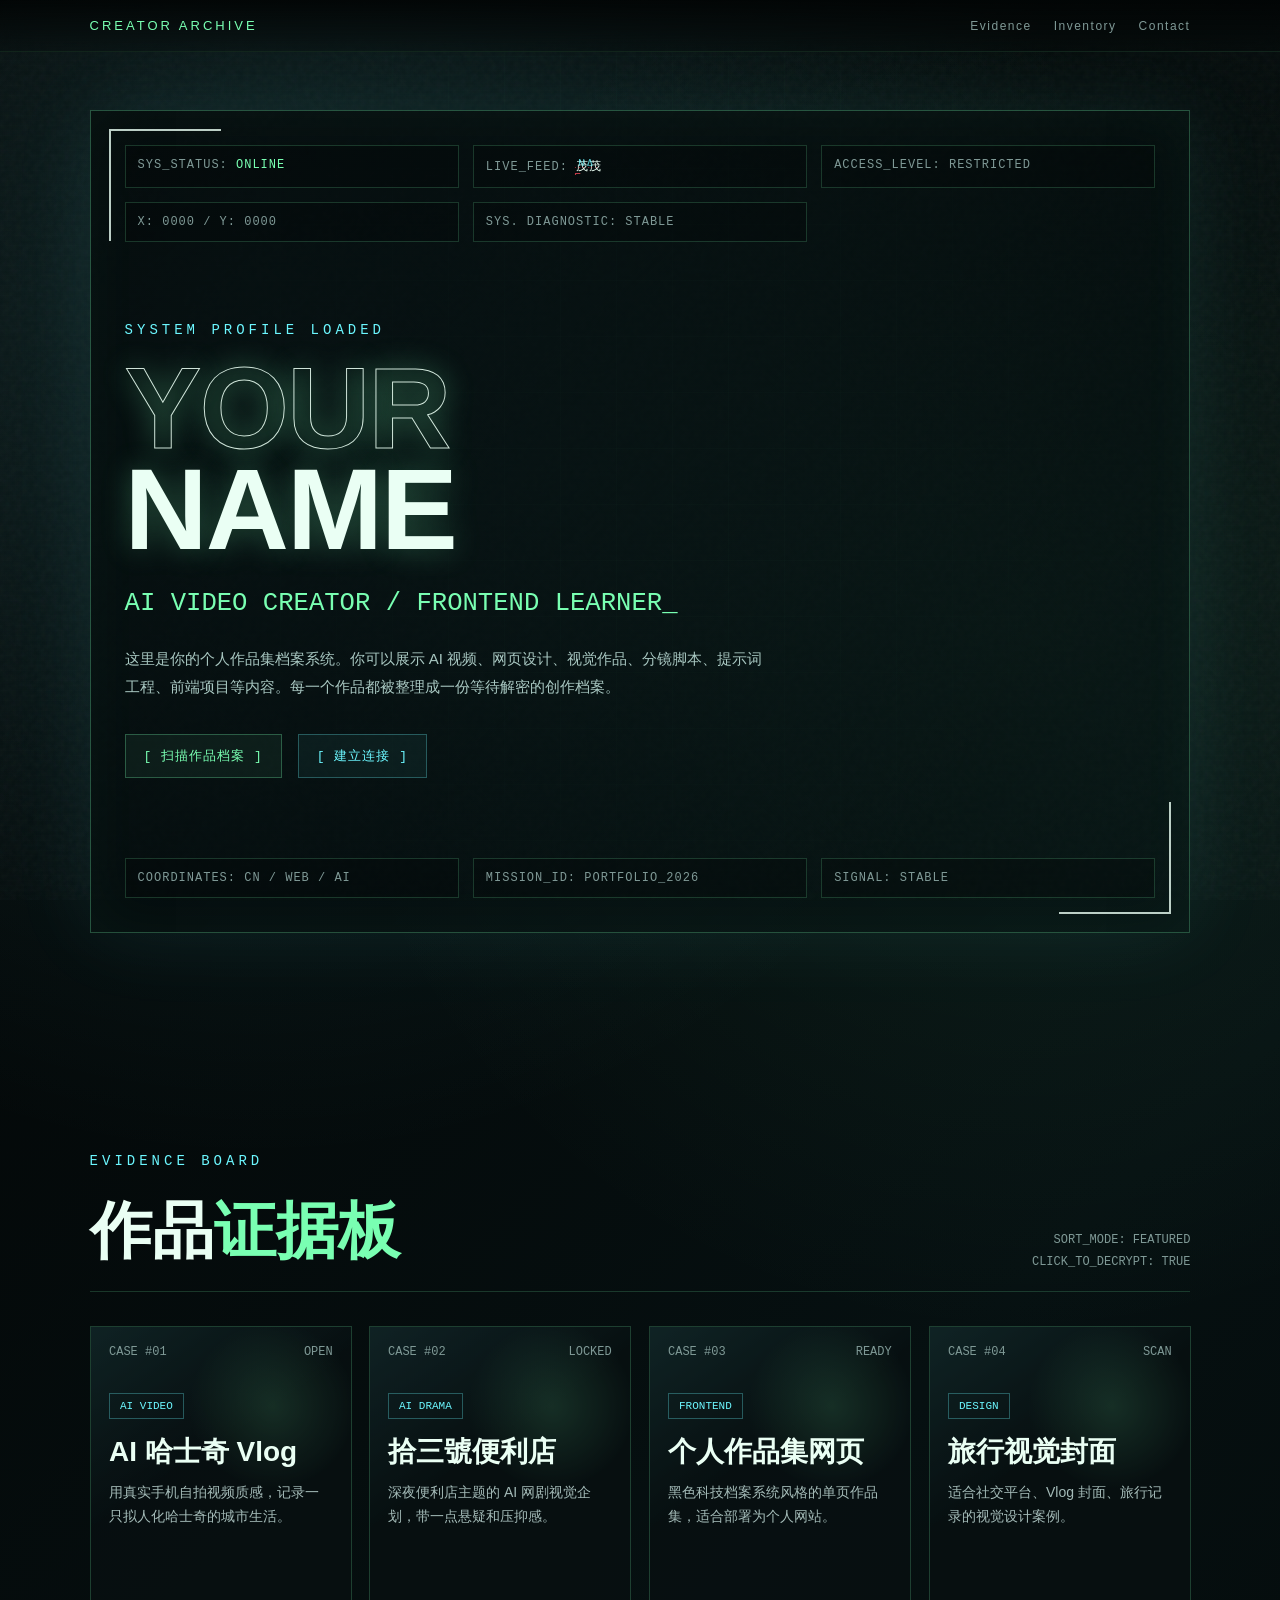
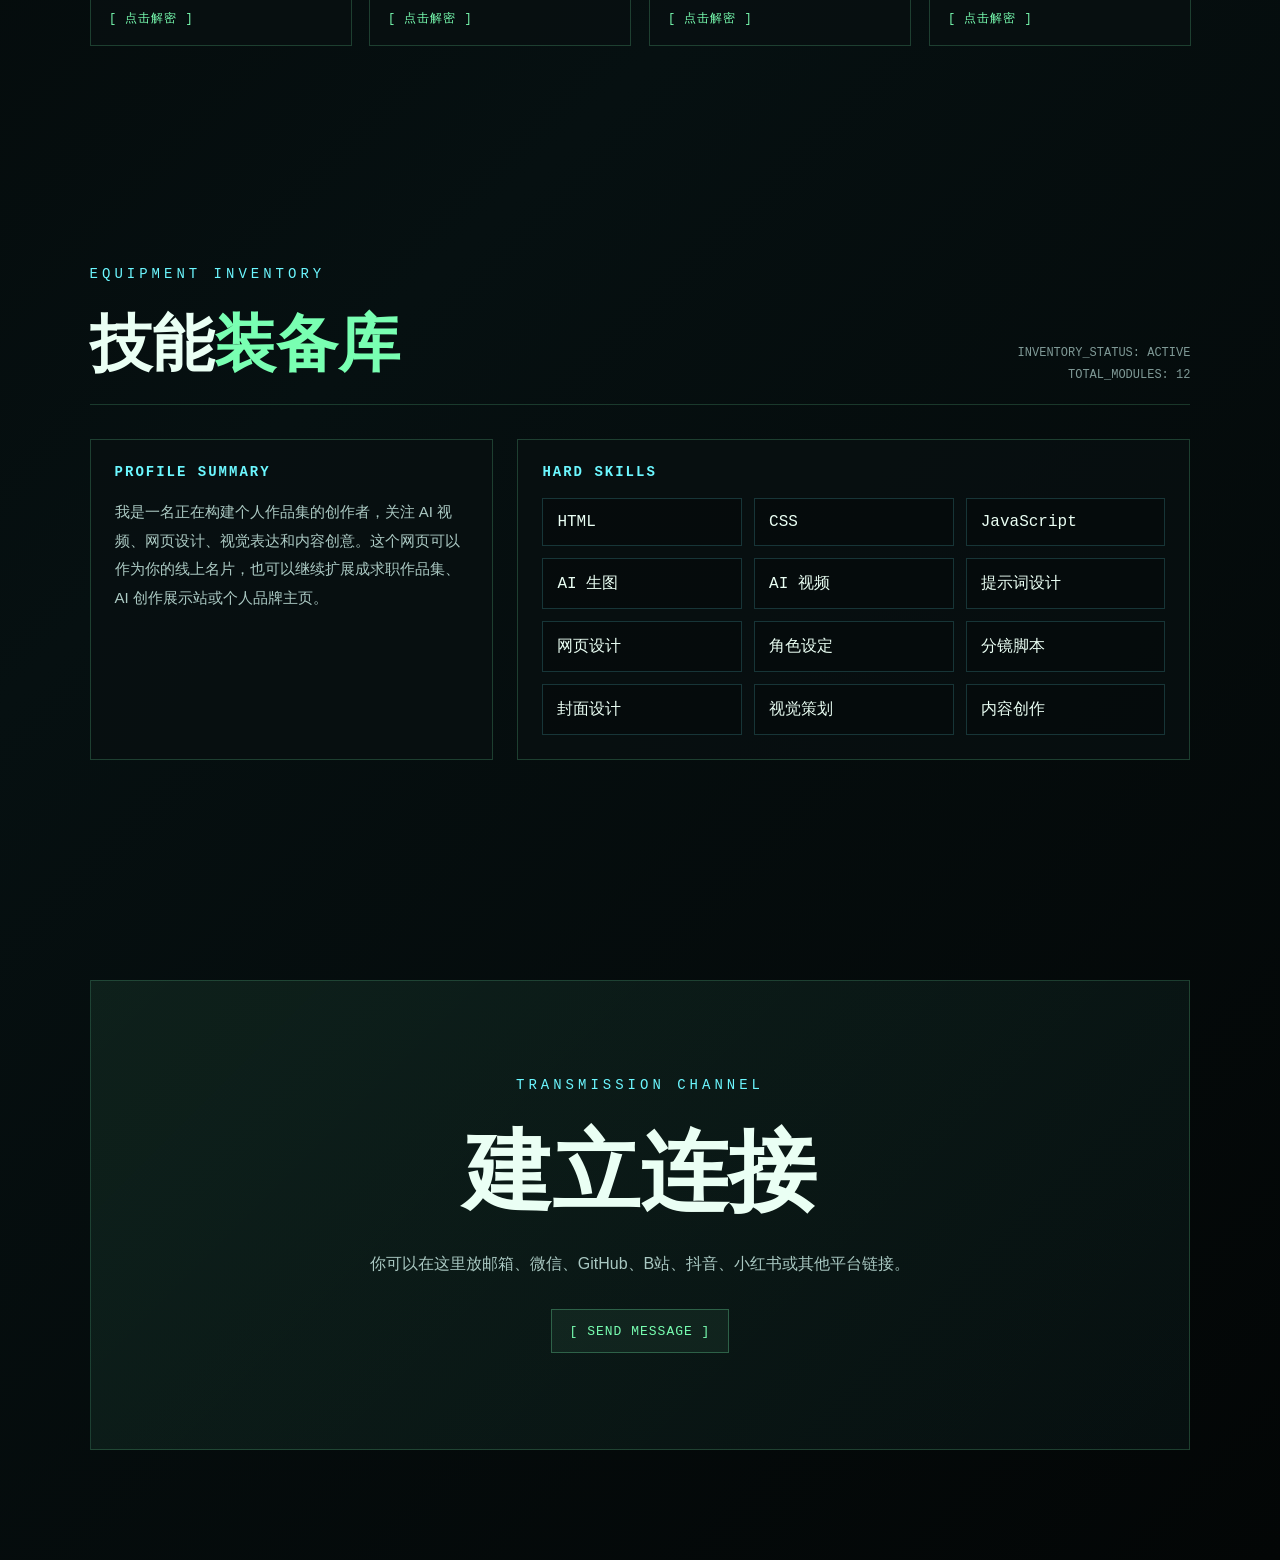
<file: index.html>
<!DOCTYPE html>
<html lang="zh-CN">
<head>
  <meta charset="UTF-8" />
  <meta name="viewport" content="width=device-width, initial-scale=1.0" />
  <title>Creator Archive System | 个人作品集</title>
  <style>
    * {
      margin: 0;
      padding: 0;
      box-sizing: border-box;
    }

    :root {
      --bg: #050607;
      --panel: rgba(8, 16, 18, 0.76);
      --panel-strong: rgba(8, 23, 25, 0.92);
      --green: #79ffb2;
      --cyan: #6cf7ff;
      --red: #ff4b5c;
      --yellow: #ffda6c;
      --muted: #7f9996;
      --line: rgba(121, 255, 178, 0.28);
      --white: #eafff4;
    }

    html {
      scroll-behavior: smooth;
    }

    body {
      min-height: 100vh;
      background: radial-gradient(circle at 20% 10%, rgba(108, 247, 255, 0.12), transparent 28%),
                  radial-gradient(circle at 80% 20%, rgba(121, 255, 178, 0.08), transparent 26%),
                  linear-gradient(135deg, #020303 0%, #061011 52%, #030606 100%);
      color: var(--white);
      font-family: "Microsoft YaHei", "PingFang SC", Arial, sans-serif;
      overflow-x: hidden;
    }

    body::before {
      content: "";
      position: fixed;
      inset: 0;
      pointer-events: none;
      z-index: 1;
      background: repeating-linear-gradient(
        to bottom,
        rgba(255, 255, 255, 0.035) 0,
        rgba(255, 255, 255, 0.035) 1px,
        transparent 1px,
        transparent 5px
      );
      mix-blend-mode: overlay;
      opacity: 0.45;
    }

    body::after {
      content: "";
      position: fixed;
      inset: 0;
      pointer-events: none;
      z-index: 2;
      background-image: linear-gradient(90deg, rgba(121, 255, 178, 0.05) 1px, transparent 1px),
                        linear-gradient(rgba(121, 255, 178, 0.05) 1px, transparent 1px);
      background-size: 56px 56px;
      mask-image: radial-gradient(circle at center, black, transparent 78%);
    }

    a {
      color: inherit;
      text-decoration: none;
    }

    .cursor-light {
      position: fixed;
      width: 280px;
      height: 280px;
      border-radius: 50%;
      background: radial-gradient(circle, rgba(108, 247, 255, 0.18), transparent 65%);
      pointer-events: none;
      transform: translate(-50%, -50%);
      z-index: 0;
      filter: blur(4px);
    }

    .noise {
      position: fixed;
      inset: 0;
      z-index: 3;
      pointer-events: none;
      opacity: 0.05;
      background-image: url("data:image/svg+xml,%3Csvg viewBox='0 0 200 200' xmlns='http://www.w3.org/2000/svg'%3E%3Cfilter id='noiseFilter'%3E%3CfeTurbulence type='fractalNoise' baseFrequency='0.85' numOctaves='3' stitchTiles='stitch'/%3E%3C/filter%3E%3Crect width='100%25' height='100%25' filter='url(%23noiseFilter)'/%3E%3C/svg%3E");
    }

    .topbar {
      position: fixed;
      top: 0;
      left: 0;
      right: 0;
      z-index: 20;
      display: flex;
      align-items: center;
      justify-content: space-between;
      padding: 18px 7vw;
      background: linear-gradient(to bottom, rgba(2, 5, 5, 0.92), rgba(2, 5, 5, 0.2));
      backdrop-filter: blur(12px);
      border-bottom: 1px solid rgba(121, 255, 178, 0.12);
    }

    .logo {
      font-size: 13px;
      letter-spacing: 3px;
      color: var(--green);
      text-transform: uppercase;
    }

    .nav {
      display: flex;
      gap: 22px;
      font-size: 12px;
      color: var(--muted);
      letter-spacing: 1.5px;
    }

    .nav a:hover {
      color: var(--cyan);
      text-shadow: 0 0 12px rgba(108, 247, 255, 0.65);
    }

    main {
      position: relative;
      z-index: 5;
    }

    .section {
      padding: 110px 7vw;
    }

    .hero {
      min-height: 100vh;
      display: grid;
      place-items: center;
      position: relative;
      overflow: hidden;
    }

    .hero-frame {
      width: min(1120px, 100%);
      min-height: 620px;
      border: 1px solid var(--line);
      background: linear-gradient(135deg, rgba(4, 10, 11, 0.84), rgba(5, 19, 20, 0.48));
      box-shadow: 0 0 80px rgba(108, 247, 255, 0.08), inset 0 0 60px rgba(121, 255, 178, 0.04);
      position: relative;
      padding: 34px;
      display: flex;
      flex-direction: column;
      justify-content: space-between;
      overflow: hidden;
    }

    .hero-frame::before,
    .hero-frame::after {
      content: "";
      position: absolute;
      width: 110px;
      height: 110px;
      border-color: var(--green);
      opacity: 0.8;
    }

    .hero-frame::before {
      top: 18px;
      left: 18px;
      border-top: 2px solid;
      border-left: 2px solid;
    }

    .hero-frame::after {
      right: 18px;
      bottom: 18px;
      border-right: 2px solid;
      border-bottom: 2px solid;
    }

    .status-grid {
      display: grid;
      grid-template-columns: repeat(3, 1fr);
      gap: 14px;
      color: var(--muted);
      font-family: Consolas, monospace;
      font-size: 12px;
      letter-spacing: 1px;
      text-transform: uppercase;
    }

    .status-item {
      border: 1px solid rgba(121, 255, 178, 0.18);
      padding: 12px;
      background: rgba(0, 0, 0, 0.24);
    }

    .blink {
      color: var(--red);
      animation: blink 1s infinite;
    }

    @keyframes blink {
      0%, 45% { opacity: 1; }
      46%, 100% { opacity: 0.25; }
    }

    .hero-content {
      margin: 80px 0;
      max-width: 860px;
    }

    .eyebrow {
      color: var(--cyan);
      font-family: Consolas, monospace;
      font-size: 14px;
      letter-spacing: 4px;
      margin-bottom: 20px;
    }

    h1 {
      font-size: clamp(52px, 9vw, 126px);
      line-height: 0.88;
      letter-spacing: -5px;
      text-transform: uppercase;
      color: transparent;
      -webkit-text-stroke: 1px rgba(234, 255, 244, 0.88);
      text-shadow: 0 0 30px rgba(121, 255, 178, 0.28);
    }

    .hero-title-solid {
      color: var(--white);
      -webkit-text-stroke: 0;
      display: block;
    }

    .typing {
      margin-top: 28px;
      font-size: clamp(18px, 2vw, 28px);
      color: var(--green);
      font-family: Consolas, monospace;
      min-height: 36px;
    }

    .hero-desc {
      max-width: 650px;
      margin-top: 20px;
      color: #a9c8c2;
      line-height: 1.85;
      font-size: 15px;
    }

    .hero-actions {
      display: flex;
      gap: 16px;
      flex-wrap: wrap;
      margin-top: 34px;
    }

    .btn {
      padding: 13px 18px;
      border: 1px solid var(--line);
      background: rgba(121, 255, 178, 0.06);
      color: var(--green);
      font-family: Consolas, monospace;
      font-size: 13px;
      letter-spacing: 1.5px;
      cursor: pointer;
      transition: 0.25s;
      text-transform: uppercase;
    }

    .btn:hover {
      background: rgba(121, 255, 178, 0.14);
      box-shadow: 0 0 24px rgba(121, 255, 178, 0.24);
      transform: translateY(-2px);
    }

    .btn.secondary {
      color: var(--cyan);
      border-color: rgba(108, 247, 255, 0.28);
      background: rgba(108, 247, 255, 0.05);
    }

    .scanner-line {
      position: absolute;
      left: 0;
      right: 0;
      height: 2px;
      top: -10%;
      background: linear-gradient(90deg, transparent, var(--cyan), transparent);
      box-shadow: 0 0 24px rgba(108, 247, 255, 0.8);
      animation: scan 5.2s linear infinite;
      opacity: 0.7;
    }

    @keyframes scan {
      from { top: -10%; }
      to { top: 110%; }
    }

    .section-head {
      display: flex;
      align-items: end;
      justify-content: space-between;
      gap: 24px;
      margin-bottom: 34px;
      border-bottom: 1px solid rgba(121, 255, 178, 0.18);
      padding-bottom: 18px;
    }

    .section-title {
      font-size: clamp(32px, 5vw, 62px);
      letter-spacing: -2px;
      text-transform: uppercase;
    }

    .section-title span {
      color: var(--green);
    }

    .section-code {
      color: var(--muted);
      font-family: Consolas, monospace;
      font-size: 12px;
      text-align: right;
      line-height: 1.8;
    }

    .projects {
      display: grid;
      grid-template-columns: repeat(4, 1fr);
      gap: 18px;
    }

    .project-card {
      min-height: 320px;
      background: var(--panel);
      border: 1px solid rgba(121, 255, 178, 0.2);
      position: relative;
      padding: 18px;
      overflow: hidden;
      cursor: pointer;
      transition: transform 0.3s ease, border 0.3s ease, box-shadow 0.3s ease;
    }

    .project-card:hover {
      transform: translateY(-8px) scale(1.015);
      border-color: rgba(108, 247, 255, 0.72);
      box-shadow: 0 24px 70px rgba(0, 0, 0, 0.45), 0 0 32px rgba(108, 247, 255, 0.14);
    }

    .project-card::before {
      content: "";
      position: absolute;
      inset: 0;
      background: linear-gradient(145deg, rgba(108, 247, 255, 0.12), transparent 42%),
                  radial-gradient(circle at 70% 25%, rgba(121, 255, 178, 0.18), transparent 28%);
      opacity: 0.75;
      transition: 0.3s;
    }

    .project-card:hover::before {
      opacity: 1;
    }

    .project-card > * {
      position: relative;
      z-index: 2;
    }

    .case-id {
      display: flex;
      justify-content: space-between;
      color: var(--muted);
      font-family: Consolas, monospace;
      font-size: 12px;
      margin-bottom: 34px;
    }

    .project-type {
      display: inline-block;
      padding: 6px 10px;
      border: 1px solid rgba(108, 247, 255, 0.3);
      color: var(--cyan);
      font-size: 11px;
      font-family: Consolas, monospace;
      margin-bottom: 18px;
    }

    .project-card h3 {
      font-size: 28px;
      line-height: 1.08;
      margin-bottom: 14px;
    }

    .project-card p {
      color: #a4bbb8;
      font-size: 14px;
      line-height: 1.7;
    }

    .decrypt {
      position: absolute;
      left: 18px;
      bottom: 18px;
      color: var(--green);
      font-family: Consolas, monospace;
      font-size: 12px;
      letter-spacing: 1px;
    }

    .skills-wrap {
      display: grid;
      grid-template-columns: 0.75fr 1.25fr;
      gap: 24px;
    }

    .profile-card,
    .skill-panel {
      border: 1px solid rgba(121, 255, 178, 0.2);
      background: var(--panel);
      padding: 24px;
    }

    .profile-card h3,
    .skill-panel h3 {
      color: var(--cyan);
      font-family: Consolas, monospace;
      font-size: 14px;
      letter-spacing: 2px;
      margin-bottom: 18px;
      text-transform: uppercase;
    }

    .profile-card p {
      color: #accac4;
      line-height: 1.9;
      font-size: 15px;
    }

    .skill-grid {
      display: grid;
      grid-template-columns: repeat(3, 1fr);
      gap: 12px;
    }

    .skill {
      border: 1px solid rgba(108, 247, 255, 0.18);
      padding: 14px;
      color: var(--white);
      background: rgba(0, 0, 0, 0.22);
      font-family: Consolas, monospace;
      transition: 0.25s;
    }

    .skill:hover {
      color: var(--green);
      border-color: rgba(121, 255, 178, 0.55);
      transform: translateX(5px);
    }

    .contact {
      text-align: center;
      border: 1px solid rgba(121, 255, 178, 0.18);
      background: linear-gradient(135deg, rgba(121, 255, 178, 0.08), rgba(108, 247, 255, 0.04));
    }

    .contact h2 {
      font-size: clamp(36px, 7vw, 88px);
      text-transform: uppercase;
      letter-spacing: -3px;
      margin-bottom: 18px;
    }

    .contact p {
      color: #a9c8c2;
      line-height: 1.8;
      margin-bottom: 30px;
    }

    .modal {
      position: fixed;
      inset: 0;
      z-index: 50;
      background: rgba(0, 0, 0, 0.78);
      display: none;
      align-items: center;
      justify-content: center;
      padding: 24px;
      backdrop-filter: blur(12px);
    }

    .modal.active {
      display: flex;
    }

    .modal-content {
      width: min(850px, 100%);
      border: 1px solid rgba(121, 255, 178, 0.34);
      background: var(--panel-strong);
      box-shadow: 0 0 80px rgba(108, 247, 255, 0.18);
      padding: 28px;
      position: relative;
    }

    .close {
      position: absolute;
      top: 18px;
      right: 18px;
      width: 36px;
      height: 36px;
      border: 1px solid rgba(255, 75, 92, 0.45);
      color: var(--red);
      background: transparent;
      cursor: pointer;
      font-size: 20px;
    }

    .modal-label {
      font-family: Consolas, monospace;
      color: var(--green);
      font-size: 12px;
      letter-spacing: 2px;
      margin-bottom: 16px;
    }

    .modal h2 {
      font-size: clamp(34px, 5vw, 64px);
      margin-bottom: 14px;
    }

    .modal p {
      color: #b5d2cc;
      line-height: 1.85;
      margin-bottom: 18px;
    }

    .modal-list {
      display: grid;
      gap: 12px;
      margin-top: 24px;
      font-family: Consolas, monospace;
      color: var(--muted);
      font-size: 13px;
    }

    .modal-list strong {
      color: var(--cyan);
    }

    .reveal {
      opacity: 0;
      transform: translateY(28px);
      transition: 0.8s ease;
    }

    .reveal.show {
      opacity: 1;
      transform: translateY(0);
    }

    @media (max-width: 980px) {
      .projects {
        grid-template-columns: repeat(2, 1fr);
      }

      .skills-wrap {
        grid-template-columns: 1fr;
      }

      .status-grid {
        grid-template-columns: 1fr;
      }
    }

    @media (max-width: 620px) {
      .topbar {
        padding: 14px 5vw;
      }

      .nav {
        display: none;
      }

      .section {
        padding: 90px 5vw;
      }

      .hero-frame {
        padding: 22px;
        min-height: 680px;
      }

      h1 {
        letter-spacing: -2px;
      }

      .projects,
      .skill-grid {
        grid-template-columns: 1fr;
      }

      .section-head {
        display: block;
      }

      .section-code {
        text-align: left;
        margin-top: 16px;
      }
    }
  </style>
  <link rel="stylesheet" href="style.css">
</head>
<body>
  <div class="cursor-light" id="cursorLight"></div>
  <div class="noise"></div>

  <header class="topbar">
    <a class="logo" href="#home">Creator Archive</a>
    <nav class="nav">
      <a href="#projects">Evidence</a>
      <a href="#skills">Inventory</a>
      <a href="#contact">Contact</a>
    </nav>
  </header>

  <main>
    <section class="hero section" id="home">
      <div class="hero-frame">
        <div class="scanner-line"></div>

        <div class="status-grid">
          <div class="status-item">SYS_STATUS: <span style="color: var(--green)">ONLINE</span></div>
          <div class="status-item">LIVE_FEED: <span class="hero-title-solid glitch" data-text="NAME">茂茂</span></div>
          <div class="status-item">ACCESS_LEVEL: RESTRICTED</div>
          <div class="status-item" id="coordinates">X: 0000 / Y: 0000</div>
          <div class="status-item" id="systemStatus">SYS. DIAGNOSTIC: STABLE</div>
        </div>
        <div class="hero-content">
          <div class="eyebrow">SYSTEM PROFILE LOADED</div>
          <h1>
            YOUR
            <span class="hero-title-solid">NAME</span>
          </h1>
          <div class="typing" id="typingText"></div>
          <p class="hero-desc">
            这里是你的个人作品集档案系统。你可以展示 AI 视频、网页设计、视觉作品、分镜脚本、提示词工程、前端项目等内容。每一个作品都被整理成一份等待解密的创作档案。
          </p>
          <div class="hero-actions">
            <a class="btn" href="#projects">[ 扫描作品档案 ]</a>
            <a class="btn secondary" href="#contact">[ 建立连接 ]</a>
          </div>
        </div>

        <div class="status-grid">
          <div class="status-item">COORDINATES: CN / WEB / AI</div>
          <div class="status-item">MISSION_ID: PORTFOLIO_2026</div>
          <div class="status-item">SIGNAL: STABLE</div>
        </div>
      </div>
    </section>

    <section class="section reveal" id="projects">
      <div class="section-head">
        <div>
          <div class="eyebrow">EVIDENCE BOARD</div>
          <h2 class="section-title">作品<span>证据板</span></h2>
        </div>
        <div class="section-code">
          SORT_MODE: FEATURED<br />CLICK_TO_DECRYPT: TRUE
        </div>
      </div>

      <div class="projects">
        <article class="project-card" data-title="AI 哈士奇 Vlog" data-type="AI VIDEO / CHARACTER VLOG" data-desc="一个以拟人化哈士奇为主角的手机随手拍风格 Vlog 项目，包含角色设定、分镜设计、图像提示词、视频提示词和剧情节奏。" data-stack="AI 生图、AI 视频、提示词设计、短视频分镜、角色一致性">
          <div class="case-id"><span>CASE #01</span><span>OPEN</span></div>
          <span class="project-type">AI VIDEO</span>
          <h3>AI 哈士奇 Vlog</h3>
          <p>用真实手机自拍视频质感，记录一只拟人化哈士奇的城市生活。</p>
          <div class="decrypt">[ 点击解密 ]</div>
        </article>

        <article class="project-card" data-title="拾三號便利店" data-type="AI WEB DRAMA / DARK STORY" data-desc="一部带有压抑氛围和都市怪谈感的 AI 网剧企划，包含便利店主场景、人物四视图、开场标题、场景提示词和短剧分镜。" data-stack="AI 剧本、角色设定、场景设计、动漫风格、开场动画提示词">
          <div class="case-id"><span>CASE #02</span><span>LOCKED</span></div>
          <span class="project-type">AI DRAMA</span>
          <h3>拾三號便利店</h3>
          <p>深夜便利店主题的 AI 网剧视觉企划，带一点悬疑和压抑感。</p>
          <div class="decrypt">[ 点击解密 ]</div>
        </article>

        <article class="project-card" data-title="个人作品集网页" data-type="WEB DESIGN / FRONTEND" data-desc="一个用于展示个人项目、技能和联系方式的作品集网站，强调科技感视觉、动效体验和模块化内容展示。" data-stack="HTML、CSS、JavaScript、响应式布局、滚动动画、弹窗交互">
          <div class="case-id"><span>CASE #03</span><span>READY</span></div>
          <span class="project-type">FRONTEND</span>
          <h3>个人作品集网页</h3>
          <p>黑色科技档案系统风格的单页作品集，适合部署为个人网站。</p>
          <div class="decrypt">[ 点击解密 ]</div>
        </article>

        <article class="project-card" data-title="旅行视觉封面" data-type="GRAPHIC DESIGN / COVER" data-desc="为旅游内容制作的视觉封面项目，强调画面氛围、主体突出、旅行感元素和社交媒体传播效果。" data-stack="封面设计、图片编辑、旅游视觉、构图优化、风格化处理">
          <div class="case-id"><span>CASE #04</span><span>SCAN</span></div>
          <span class="project-type">DESIGN</span>
          <h3>旅行视觉封面</h3>
          <p>适合社交平台、Vlog 封面、旅行记录的视觉设计案例。</p>
          <div class="decrypt">[ 点击解密 ]</div>
        </article>
      </div>
    </section>

    <section class="section reveal" id="skills">
      <div class="section-head">
        <div>
          <div class="eyebrow">EQUIPMENT INVENTORY</div>
          <h2 class="section-title">技能<span>装备库</span></h2>
        </div>
        <div class="section-code">
          INVENTORY_STATUS: ACTIVE<br />TOTAL_MODULES: 12
        </div>
      </div>

      <div class="skills-wrap">
        <div class="profile-card">
          <h3>PROFILE SUMMARY</h3>
          <p>
            我是一名正在构建个人作品集的创作者，关注 AI 视频、网页设计、视觉表达和内容创意。这个网页可以作为你的线上名片，也可以继续扩展成求职作品集、AI 创作展示站或个人品牌主页。
          </p>
        </div>
        <div class="skill-panel">
          <h3>HARD SKILLS</h3>
          <div class="skill-grid">
            <div class="skill">HTML</div>
            <div class="skill">CSS</div>
            <div class="skill">JavaScript</div>
            <div class="skill">AI 生图</div>
            <div class="skill">AI 视频</div>
            <div class="skill">提示词设计</div>
            <div class="skill">网页设计</div>
            <div class="skill">角色设定</div>
            <div class="skill">分镜脚本</div>
            <div class="skill">封面设计</div>
            <div class="skill">视觉策划</div>
            <div class="skill">内容创作</div>
          </div>
        </div>
      </div>
    </section>

    <section class="section reveal" id="contact">
      <div class="contact section">
        <div class="eyebrow">TRANSMISSION CHANNEL</div>
        <h2>建立连接</h2>
        <p>你可以在这里放邮箱、微信、GitHub、B站、抖音、小红书或其他平台链接。</p>
        <a class="btn" href="mailto:yourname@email.com">[ SEND MESSAGE ]</a>
      </div>
    </section>
  </main>

  <div class="modal" id="modal">
    <div class="modal-content">
      <button class="close" id="closeModal">×</button>
      <div class="modal-label" id="modalType">CASE FILE</div>
      <h2 id="modalTitle">Project Title</h2>
      <p id="modalDesc">Project description</p>
      <div class="modal-list">
        <div><strong>MISSION:</strong> 展示项目核心概念、创作目标和最终效果。</div>
        <div><strong>INTERVENTION:</strong> 你可以在这里写自己负责的部分。</div>
        <div><strong>STACK:</strong> <span id="modalStack"></span></div>
        <div><strong>STATUS:</strong> DECRYPTED / READY TO SHOW</div>
      </div>
    </div>
  </div>

  <script>
    const cursorLight = document.getElementById("cursorLight");
    document.addEventListener("mousemove", (e) => {
      cursorLight.style.left = e.clientX + "px";
      cursorLight.style.top = e.clientY + "px";
    });

    const typingText = document.getElementById("typingText");
    const words = [
      "AI VIDEO CREATOR / FRONTEND LEARNER",
      "SCANNING PROJECT ARCHIVES...",
      "CREATIVE SYSTEM READY.",
      "点击下方按钮查看作品档案。"
    ];
    let wordIndex = 0;
    let charIndex = 0;
    let deleting = false;

    function typeLoop() {
      const current = words[wordIndex];
      if (!deleting) {
        typingText.textContent = current.slice(0, charIndex + 1) + "_";
        charIndex++;
        if (charIndex === current.length) {
          deleting = true;
          setTimeout(typeLoop, 1200);
          return;
        }
      } else {
        typingText.textContent = current.slice(0, charIndex - 1) + "_";
        charIndex--;
        if (charIndex === 0) {
          deleting = false;
          wordIndex = (wordIndex + 1) % words.length;
        }
      }
      setTimeout(typeLoop, deleting ? 40 : 70);
    }
    typeLoop();

    const reveals = document.querySelectorAll(".reveal");
    const observer = new IntersectionObserver((entries) => {
      entries.forEach((entry) => {
        if (entry.isIntersecting) {
          entry.target.classList.add("show");
        }
      });
    }, { threshold: 0.12 });
    reveals.forEach((el) => observer.observe(el));

    const modal = document.getElementById("modal");
    const modalTitle = document.getElementById("modalTitle");
    const modalType = document.getElementById("modalType");
    const modalDesc = document.getElementById("modalDesc");
    const modalStack = document.getElementById("modalStack");
    const closeModal = document.getElementById("closeModal");

    document.querySelectorAll(".project-card").forEach((card) => {
      card.addEventListener("click", () => {
        modalTitle.textContent = card.dataset.title;
        modalType.textContent = card.dataset.type;
        modalDesc.textContent = card.dataset.desc;
        modalStack.textContent = card.dataset.stack;
        modal.classList.add("active");
      });
    });

    closeModal.addEventListener("click", () => modal.classList.remove("active"));
    modal.addEventListener("click", (e) => {
      if (e.target === modal) modal.classList.remove("active");
    });

    document.addEventListener("keydown", (e) => {
      if (e.key === "Escape") modal.classList.remove("active");
    });
  </script>
</body>
</html>
</file>
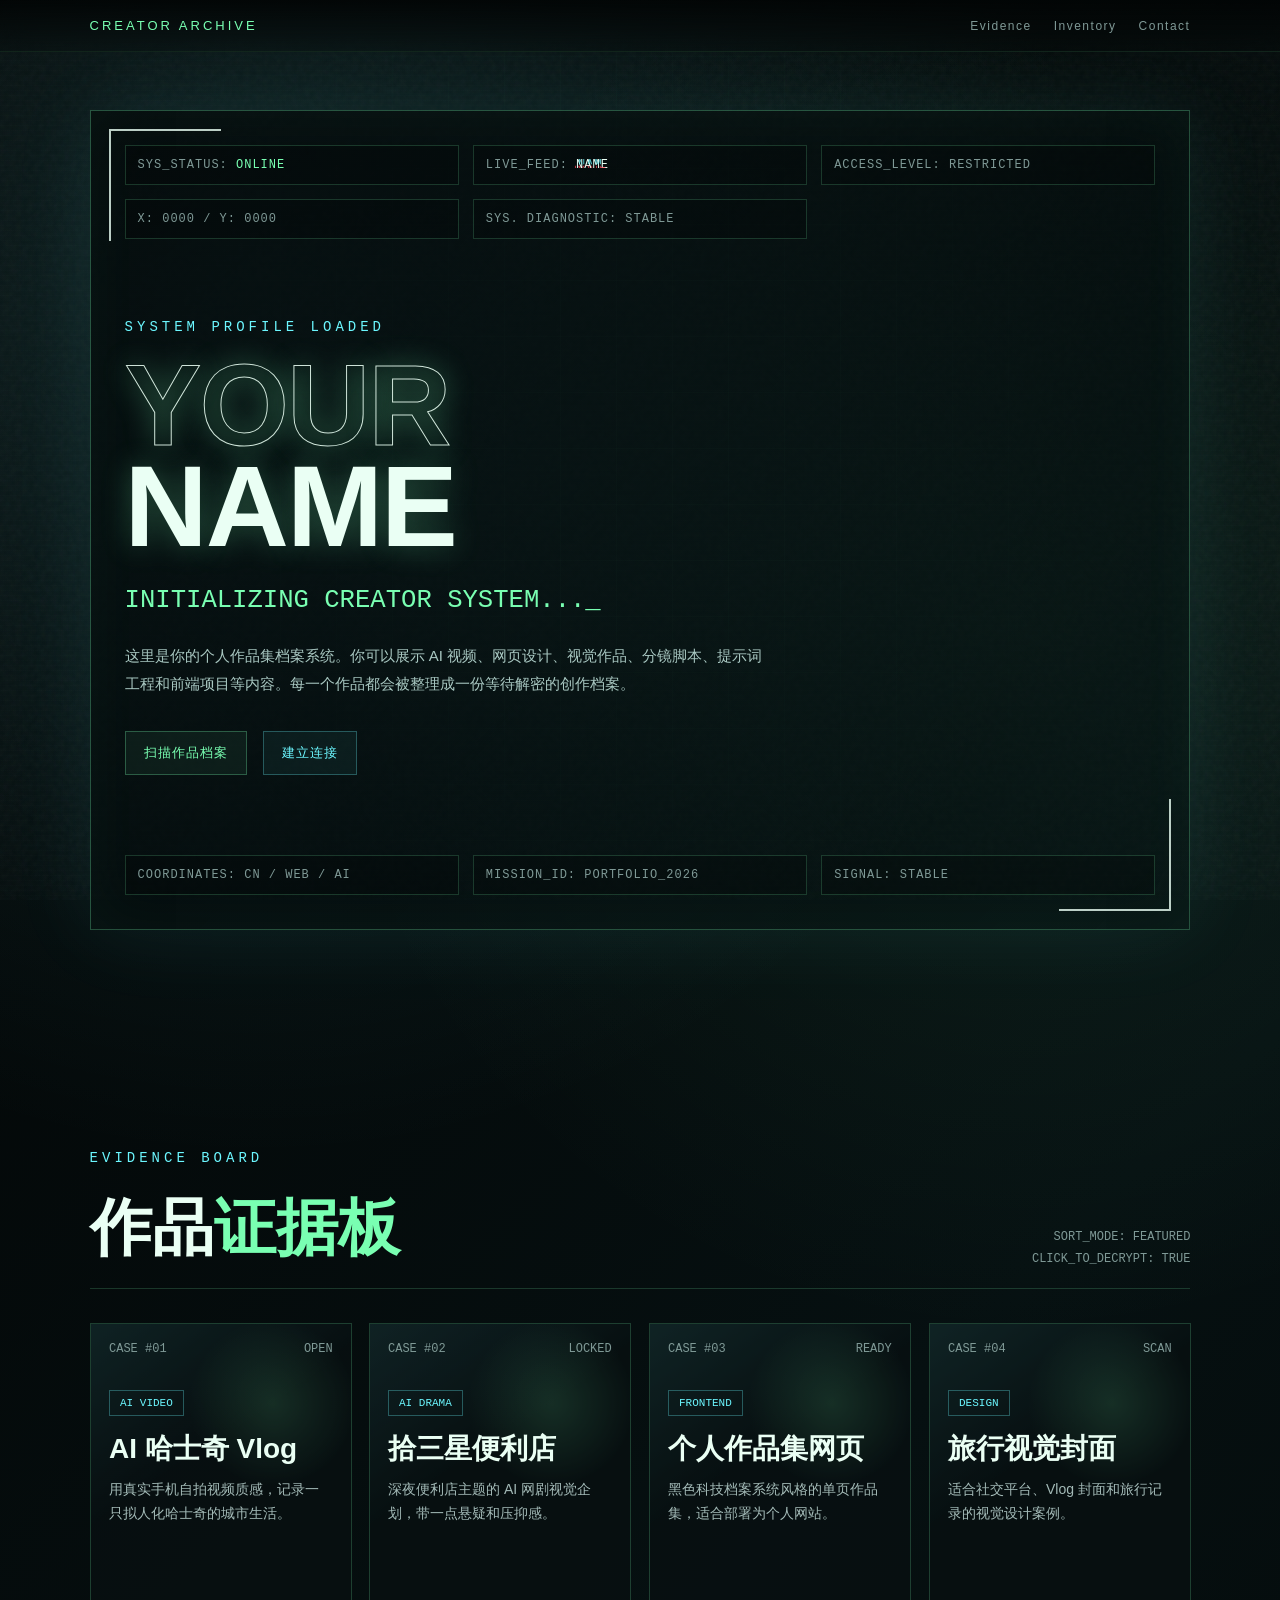
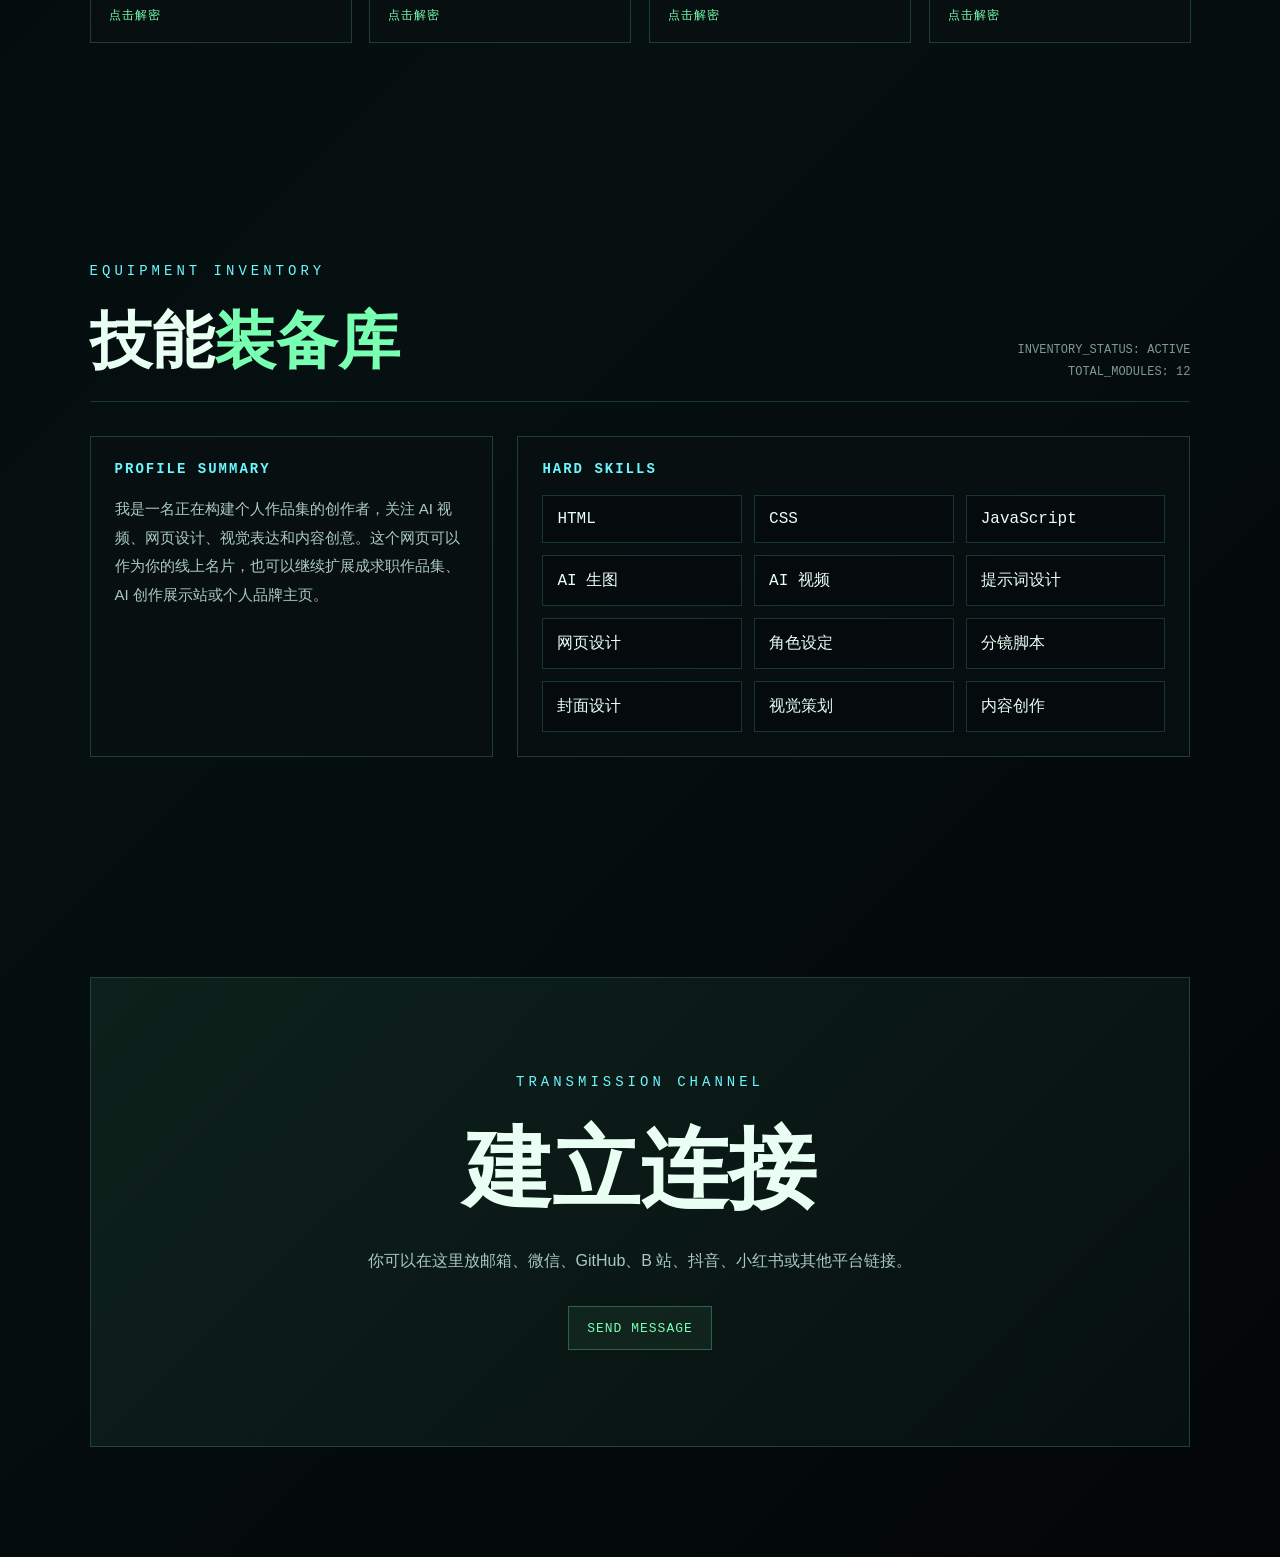
<file: vs/images/index.html>
<!DOCTYPE html>
<html lang="zh-CN">
<head>
  <meta charset="UTF-8" />
  <meta name="viewport" content="width=device-width, initial-scale=1.0" />
  <meta name="description" content="个人作品集档案系统，用于展示 AI 视频、网页设计、视觉作品和创意项目。" />
  <title>Creator Archive System | 个人作品集</title>
  <link rel="stylesheet" href="style.css" />
  <script src="script.js" defer></script>
</head>
<body>
  <div class="cursor-light" id="cursorLight" aria-hidden="true"></div>
  <div class="noise" aria-hidden="true"></div>

  <header class="topbar">
    <a class="logo" href="#home">Creator Archive</a>
    <nav class="nav" aria-label="主导航">
      <a href="#projects">Evidence</a>
      <a href="#skills">Inventory</a>
      <a href="#contact">Contact</a>
    </nav>
  </header>

  <main>
    <section class="hero section" id="home">
      <div class="hero-frame">
        <div class="scanner-line" aria-hidden="true"></div>

        <div class="status-grid">
          <div class="status-item">SYS_STATUS: <span class="text-green">ONLINE</span></div>
          <div class="status-item">LIVE_FEED: <span class="glitch" data-text="NAME">NAME</span></div>
          <div class="status-item">ACCESS_LEVEL: RESTRICTED</div>
          <div class="status-item" id="coordinates">X: 0000 / Y: 0000</div>
          <div class="status-item" id="systemStatus">SYS. DIAGNOSTIC: STABLE</div>
        </div>

        <div class="hero-content">
          <div class="eyebrow">SYSTEM PROFILE LOADED</div>
          <h1>
            YOUR
            <span>NAME</span>
          </h1>
          <div class="typing" id="typingText" aria-live="polite"></div>
          <p class="hero-desc">
            这里是你的个人作品集档案系统。你可以展示 AI 视频、网页设计、视觉作品、分镜脚本、提示词工程和前端项目等内容。每一个作品都会被整理成一份等待解密的创作档案。
          </p>
          <div class="hero-actions">
            <a class="btn" href="#projects">扫描作品档案</a>
            <a class="btn secondary" href="#contact">建立连接</a>
          </div>
        </div>

        <div class="status-grid compact">
          <div class="status-item">COORDINATES: CN / WEB / AI</div>
          <div class="status-item">MISSION_ID: PORTFOLIO_2026</div>
          <div class="status-item">SIGNAL: STABLE</div>
        </div>
      </div>
    </section>

    <section class="section reveal" id="projects">
      <div class="section-head">
        <div>
          <div class="eyebrow">EVIDENCE BOARD</div>
          <h2 class="section-title">作品<span>证据板</span></h2>
        </div>
        <div class="section-code">
          SORT_MODE: FEATURED<br />
          CLICK_TO_DECRYPT: TRUE
        </div>
      </div>

      <div class="projects">
        <article class="project-card" tabindex="0" data-title="AI 哈士奇 Vlog" data-type="AI VIDEO / CHARACTER VLOG" data-desc="一个以拟人化哈士奇为主角的手机随手拍风格 Vlog 项目，包含角色设定、分镜设计、图像提示词、视频提示词和剧情节奏。" data-stack="AI 生图、AI 视频、提示词设计、短视频分镜、角色一致性">
          <div class="case-id"><span>CASE #01</span><span>OPEN</span></div>
          <span class="project-type">AI VIDEO</span>
          <h3>AI 哈士奇 Vlog</h3>
          <p>用真实手机自拍视频质感，记录一只拟人化哈士奇的城市生活。</p>
          <div class="decrypt">点击解密</div>
        </article>

        <article class="project-card" tabindex="0" data-title="拾三星便利店" data-type="AI WEB DRAMA / DARK STORY" data-desc="一部带有压抑氛围和都市怪谈感的 AI 网剧企划，包含便利店主场景、人物四视图、开场标题、场景提示词和短剧分镜。" data-stack="AI 剧本、角色设定、场景设计、动漫风格、开场动画提示词">
          <div class="case-id"><span>CASE #02</span><span>LOCKED</span></div>
          <span class="project-type">AI DRAMA</span>
          <h3>拾三星便利店</h3>
          <p>深夜便利店主题的 AI 网剧视觉企划，带一点悬疑和压抑感。</p>
          <div class="decrypt">点击解密</div>
        </article>

        <article class="project-card" tabindex="0" data-title="个人作品集网页" data-type="WEB DESIGN / FRONTEND" data-desc="一个用于展示个人项目、技能和联系方式的作品集网站，强调科技感视觉、动效体验和模块化内容展示。" data-stack="HTML、CSS、JavaScript、响应式布局、滚动动画、弹窗交互">
          <div class="case-id"><span>CASE #03</span><span>READY</span></div>
          <span class="project-type">FRONTEND</span>
          <h3>个人作品集网页</h3>
          <p>黑色科技档案系统风格的单页作品集，适合部署为个人网站。</p>
          <div class="decrypt">点击解密</div>
        </article>

        <article class="project-card" tabindex="0" data-title="旅行视觉封面" data-type="GRAPHIC DESIGN / COVER" data-desc="为旅行内容制作的视觉封面项目，强调画面氛围、主体突出、旅行感元素和社交媒体传播效果。" data-stack="封面设计、图片编辑、旅行视觉、构图优化、风格化处理">
          <div class="case-id"><span>CASE #04</span><span>SCAN</span></div>
          <span class="project-type">DESIGN</span>
          <h3>旅行视觉封面</h3>
          <p>适合社交平台、Vlog 封面和旅行记录的视觉设计案例。</p>
          <div class="decrypt">点击解密</div>
        </article>
      </div>
    </section>

    <section class="section reveal" id="skills">
      <div class="section-head">
        <div>
          <div class="eyebrow">EQUIPMENT INVENTORY</div>
          <h2 class="section-title">技能<span>装备库</span></h2>
        </div>
        <div class="section-code">
          INVENTORY_STATUS: ACTIVE<br />
          TOTAL_MODULES: 12
        </div>
      </div>

      <div class="skills-wrap">
        <div class="profile-card reveal">
          <h3>PROFILE SUMMARY</h3>
          <p>
            我是一名正在构建个人作品集的创作者，关注 AI 视频、网页设计、视觉表达和内容创意。这个网页可以作为你的线上名片，也可以继续扩展成求职作品集、AI 创作展示站或个人品牌主页。
          </p>
        </div>
        <div class="skill-panel reveal">
          <h3>HARD SKILLS</h3>
          <div class="skill-grid">
            <div class="skill">HTML</div>
            <div class="skill">CSS</div>
            <div class="skill">JavaScript</div>
            <div class="skill">AI 生图</div>
            <div class="skill">AI 视频</div>
            <div class="skill">提示词设计</div>
            <div class="skill">网页设计</div>
            <div class="skill">角色设定</div>
            <div class="skill">分镜脚本</div>
            <div class="skill">封面设计</div>
            <div class="skill">视觉策划</div>
            <div class="skill">内容创作</div>
          </div>
        </div>
      </div>
    </section>

    <section class="section reveal" id="contact">
      <div class="contact">
        <div class="eyebrow">TRANSMISSION CHANNEL</div>
        <h2>建立连接</h2>
        <p>你可以在这里放邮箱、微信、GitHub、B 站、抖音、小红书或其他平台链接。</p>
        <a class="btn" href="mailto:yourname@email.com">SEND MESSAGE</a>
      </div>
    </section>
  </main>

  <div class="modal" id="modal" aria-hidden="true" role="dialog" aria-modal="true" aria-labelledby="modalTitle">
    <div class="modal-content">
      <button class="close" id="closeModal" type="button" aria-label="关闭弹窗">×</button>
      <div class="modal-label" id="modalType">CASE FILE</div>
      <h2 id="modalTitle">Project Title</h2>
      <p id="modalDesc">Project description</p>
      <div class="modal-list">
        <div><strong>MISSION:</strong> 展示项目核心概念、创作目标和最终效果。</div>
        <div><strong>INTERVENTION:</strong> 你可以在这里写自己负责的部分。</div>
        <div><strong>STACK:</strong> <span id="modalStack"></span></div>
        <div><strong>STATUS:</strong> DECRYPTED / READY TO SHOW</div>
      </div>
    </div>
  </div>
</body>
</html>
</file>
<file: style.css>
* {
  box-sizing: border-box;
  margin: 0;
  padding: 0;
}

:root {
  --bg: #050607;
  --panel: rgba(8, 16, 18, 0.76);
  --panel-strong: rgba(8, 23, 25, 0.94);
  --green: #79ffb2;
  --cyan: #6cf7ff;
  --red: #ff4b5c;
  --muted: #7f9996;
  --line: rgba(121, 255, 178, 0.28);
  --white: #eafff4;
}

html {
  scroll-behavior: smooth;
}

body {
  min-height: 100vh;
  background:
    radial-gradient(circle at 20% 10%, rgba(108, 247, 255, 0.12), transparent 28%),
    radial-gradient(circle at 80% 20%, rgba(121, 255, 178, 0.08), transparent 26%),
    linear-gradient(135deg, #020303 0%, #061011 52%, #030606 100%);
  color: var(--white);
  font-family: "Microsoft YaHei", "PingFang SC", Arial, sans-serif;
  overflow-x: hidden;
}

body::before,
body::after {
  content: "";
  position: fixed;
  inset: 0;
  pointer-events: none;
}

body::before {
  z-index: 1;
  background: repeating-linear-gradient(
    to bottom,
    rgba(255, 255, 255, 0.032) 0,
    rgba(255, 255, 255, 0.032) 1px,
    transparent 1px,
    transparent 5px
  );
  opacity: 0.32;
}

body::after {
  z-index: 2;
  background-image:
    linear-gradient(90deg, rgba(121, 255, 178, 0.045) 1px, transparent 1px),
    linear-gradient(rgba(121, 255, 178, 0.045) 1px, transparent 1px);
  background-size: 56px 56px;
  mask-image: radial-gradient(circle at center, black, transparent 78%);
}

a {
  color: inherit;
  text-decoration: none;
}

.text-green {
  color: var(--green);
}

.cursor-light {
  position: fixed;
  left: 0;
  top: 0;
  z-index: 0;
  width: 280px;
  height: 280px;
  border-radius: 50%;
  background: radial-gradient(circle, rgba(108, 247, 255, 0.18), transparent 65%);
  filter: blur(4px);
  opacity: 0;
  pointer-events: none;
  transform: translate3d(-50%, -50%, 0);
  transition: opacity 0.2s ease;
  will-change: transform;
}

.cursor-light.is-active {
  opacity: 1;
}

.noise {
  position: fixed;
  inset: 0;
  z-index: 3;
  pointer-events: none;
  opacity: 0.035;
  background-image: url("data:image/svg+xml,%3Csvg viewBox='0 0 200 200' xmlns='http://www.w3.org/2000/svg'%3E%3Cfilter id='noiseFilter'%3E%3CfeTurbulence type='fractalNoise' baseFrequency='0.75' numOctaves='2' stitchTiles='stitch'/%3E%3C/filter%3E%3Crect width='100%25' height='100%25' filter='url(%23noiseFilter)'/%3E%3C/svg%3E");
}

.topbar {
  position: fixed;
  top: 0;
  left: 0;
  right: 0;
  z-index: 20;
  display: flex;
  align-items: center;
  justify-content: space-between;
  padding: 18px 7vw;
  border-bottom: 1px solid rgba(121, 255, 178, 0.12);
  background: linear-gradient(to bottom, rgba(2, 5, 5, 0.92), rgba(2, 5, 5, 0.2));
  backdrop-filter: blur(12px);
}

.logo {
  color: var(--green);
  font-size: 13px;
  letter-spacing: 3px;
  text-transform: uppercase;
}

.nav {
  display: flex;
  gap: 22px;
  color: var(--muted);
  font-size: 12px;
  letter-spacing: 1.5px;
}

.nav a {
  transition: color 0.2s ease, text-shadow 0.2s ease;
}

.nav a:hover {
  color: var(--cyan);
  text-shadow: 0 0 12px rgba(108, 247, 255, 0.65);
}

main {
  position: relative;
  z-index: 5;
}

.section {
  padding: 110px 7vw;
}

.hero {
  min-height: 100vh;
  display: grid;
  place-items: center;
  position: relative;
  overflow: hidden;
}

.hero-frame {
  width: min(1120px, 100%);
  min-height: 620px;
  position: relative;
  display: flex;
  flex-direction: column;
  justify-content: space-between;
  overflow: hidden;
  padding: 34px;
  border: 1px solid var(--line);
  background: linear-gradient(135deg, rgba(4, 10, 11, 0.84), rgba(5, 19, 20, 0.48));
  box-shadow:
    0 0 80px rgba(108, 247, 255, 0.08),
    inset 0 0 60px rgba(121, 255, 178, 0.04);
}

.hero-frame::before,
.hero-frame::after {
  content: "";
  position: absolute;
  width: 110px;
  height: 110px;
  border-color: var(--green);
  opacity: 0.8;
}

.hero-frame::before {
  top: 18px;
  left: 18px;
  border-top: 2px solid;
  border-left: 2px solid;
}

.hero-frame::after {
  right: 18px;
  bottom: 18px;
  border-right: 2px solid;
  border-bottom: 2px solid;
}

.scanner-line {
  position: absolute;
  left: 0;
  right: 0;
  top: 0;
  height: 2px;
  background: linear-gradient(90deg, transparent, var(--cyan), transparent);
  box-shadow: 0 0 24px rgba(108, 247, 255, 0.8);
  opacity: 0.7;
  transform: translateY(-80px);
  animation: scan 5.2s linear infinite;
  will-change: transform;
}

@keyframes scan {
  to {
    transform: translateY(760px);
  }
}

.status-grid {
  display: grid;
  grid-template-columns: repeat(3, minmax(0, 1fr));
  gap: 14px;
  color: var(--muted);
  font-family: Consolas, "Courier New", monospace;
  font-size: 12px;
  letter-spacing: 1px;
  text-transform: uppercase;
}

.status-grid.compact {
  position: relative;
  z-index: 2;
}

.status-item {
  min-width: 0;
  padding: 12px;
  border: 1px solid rgba(121, 255, 178, 0.18);
  background: rgba(0, 0, 0, 0.24);
  overflow-wrap: anywhere;
}

.glitch {
  position: relative;
  display: inline-block;
  color: var(--white);
}

.glitch::before,
.glitch::after {
  content: attr(data-text);
  position: absolute;
  inset: 0;
  overflow: hidden;
  opacity: 0.75;
}

.glitch::before {
  left: 2px;
  color: var(--cyan);
  clip-path: inset(0 0 55% 0);
  animation: glitchTop 2s infinite linear alternate-reverse;
}

.glitch::after {
  left: -2px;
  color: var(--red);
  clip-path: inset(55% 0 0 0);
  animation: glitchBottom 1.7s infinite linear alternate-reverse;
}

@keyframes glitchTop {
  0%, 100% { transform: translate(0, 0); }
  30% { transform: translate(-2px, -1px); }
  65% { transform: translate(2px, 1px); }
}

@keyframes glitchBottom {
  0%, 100% { transform: translate(0, 0); }
  30% { transform: translate(2px, 1px); }
  65% { transform: translate(-2px, -1px); }
}

.hero-content {
  max-width: 860px;
  margin: 80px 0;
}

.eyebrow {
  margin-bottom: 20px;
  color: var(--cyan);
  font-family: Consolas, "Courier New", monospace;
  font-size: 14px;
  letter-spacing: 4px;
}

h1 {
  color: transparent;
  font-size: clamp(52px, 9vw, 126px);
  line-height: 0.88;
  letter-spacing: -2px;
  text-transform: uppercase;
  -webkit-text-stroke: 1px rgba(234, 255, 244, 0.88);
  text-shadow: 0 0 30px rgba(121, 255, 178, 0.28);
}

h1 span {
  display: block;
  color: var(--white);
  -webkit-text-stroke: 0;
}

.typing {
  min-height: 36px;
  margin-top: 28px;
  color: var(--green);
  font-family: Consolas, "Courier New", monospace;
  font-size: clamp(18px, 2vw, 28px);
}

.hero-desc {
  max-width: 650px;
  margin-top: 20px;
  color: #a9c8c2;
  font-size: 15px;
  line-height: 1.85;
}

.hero-actions {
  display: flex;
  flex-wrap: wrap;
  gap: 16px;
  margin-top: 34px;
}

.btn {
  display: inline-flex;
  align-items: center;
  justify-content: center;
  min-height: 44px;
  padding: 12px 18px;
  border: 1px solid var(--line);
  background: rgba(121, 255, 178, 0.06);
  color: var(--green);
  cursor: pointer;
  font-family: Consolas, "Courier New", monospace;
  font-size: 13px;
  letter-spacing: 1px;
  text-transform: uppercase;
  transition: transform 0.2s ease, border-color 0.2s ease, background 0.2s ease, box-shadow 0.2s ease;
}

.btn:hover,
.btn:focus-visible {
  background: rgba(121, 255, 178, 0.14);
  box-shadow: 0 0 24px rgba(121, 255, 178, 0.24);
  transform: translateY(-2px);
}

.btn.secondary {
  border-color: rgba(108, 247, 255, 0.28);
  background: rgba(108, 247, 255, 0.05);
  color: var(--cyan);
}

.section-head {
  display: flex;
  align-items: end;
  justify-content: space-between;
  gap: 24px;
  margin-bottom: 34px;
  padding-bottom: 18px;
  border-bottom: 1px solid rgba(121, 255, 178, 0.18);
}

.section-title {
  font-size: clamp(32px, 5vw, 62px);
  letter-spacing: 0;
  text-transform: uppercase;
}

.section-title span {
  color: var(--green);
}

.section-code {
  color: var(--muted);
  font-family: Consolas, "Courier New", monospace;
  font-size: 12px;
  line-height: 1.8;
  text-align: right;
}

.projects {
  display: grid;
  grid-template-columns: repeat(4, minmax(0, 1fr));
  gap: 18px;
}

.project-card {
  min-height: 320px;
  position: relative;
  overflow: hidden;
  padding: 18px;
  border: 1px solid rgba(121, 255, 178, 0.2);
  background: var(--panel);
  cursor: pointer;
  transform: perspective(900px) rotateX(var(--tilt-x, 0deg)) rotateY(var(--tilt-y, 0deg)) translateY(var(--lift, 0));
  transition: transform 0.25s ease, border-color 0.25s ease, box-shadow 0.25s ease;
}

.project-card:hover,
.project-card:focus-visible {
  --lift: -8px;
  border-color: rgba(108, 247, 255, 0.72);
  box-shadow:
    0 24px 70px rgba(0, 0, 0, 0.45),
    0 0 32px rgba(108, 247, 255, 0.14);
}

.project-card::before {
  content: "";
  position: absolute;
  inset: 0;
  background:
    linear-gradient(145deg, rgba(108, 247, 255, 0.12), transparent 42%),
    radial-gradient(circle at 70% 25%, rgba(121, 255, 178, 0.18), transparent 28%);
  opacity: 0.72;
  transition: opacity 0.25s ease;
}

.project-card:hover::before,
.project-card:focus-visible::before {
  opacity: 1;
}

.project-card > * {
  position: relative;
  z-index: 2;
}

.case-id {
  display: flex;
  justify-content: space-between;
  gap: 12px;
  margin-bottom: 34px;
  color: var(--muted);
  font-family: Consolas, "Courier New", monospace;
  font-size: 12px;
}

.project-type {
  display: inline-block;
  margin-bottom: 18px;
  padding: 6px 10px;
  border: 1px solid rgba(108, 247, 255, 0.3);
  color: var(--cyan);
  font-family: Consolas, "Courier New", monospace;
  font-size: 11px;
}

.project-card h3 {
  margin-bottom: 14px;
  font-size: 28px;
  line-height: 1.08;
}

.project-card p {
  color: #a4bbb8;
  font-size: 14px;
  line-height: 1.7;
}

.decrypt {
  position: absolute;
  left: 18px;
  bottom: 18px;
  color: var(--green);
  font-family: Consolas, "Courier New", monospace;
  font-size: 12px;
  letter-spacing: 1px;
  animation: decryptPulse 1.6s infinite;
}

@keyframes decryptPulse {
  0%, 100% {
    opacity: 0.55;
    text-shadow: none;
  }
  50% {
    opacity: 1;
    text-shadow: 0 0 14px rgba(121, 255, 178, 0.8);
  }
}

.skills-wrap {
  display: grid;
  grid-template-columns: 0.75fr 1.25fr;
  gap: 24px;
}

.profile-card,
.skill-panel {
  padding: 24px;
  border: 1px solid rgba(121, 255, 178, 0.2);
  background: var(--panel);
}

.profile-card h3,
.skill-panel h3 {
  margin-bottom: 18px;
  color: var(--cyan);
  font-family: Consolas, "Courier New", monospace;
  font-size: 14px;
  letter-spacing: 2px;
  text-transform: uppercase;
}

.profile-card p {
  color: #accac4;
  font-size: 15px;
  line-height: 1.9;
}

.skill-grid {
  display: grid;
  grid-template-columns: repeat(3, minmax(0, 1fr));
  gap: 12px;
}

.skill {
  min-height: 46px;
  padding: 14px;
  border: 1px solid rgba(108, 247, 255, 0.18);
  background: rgba(0, 0, 0, 0.22);
  color: var(--white);
  font-family: Consolas, "Courier New", monospace;
  transition: transform 0.2s ease, color 0.2s ease, border-color 0.2s ease;
}

.skill:hover {
  border-color: rgba(121, 255, 178, 0.55);
  color: var(--green);
  transform: translateX(5px);
}

.contact {
  padding: 96px 7vw;
  border: 1px solid rgba(121, 255, 178, 0.18);
  background: linear-gradient(135deg, rgba(121, 255, 178, 0.08), rgba(108, 247, 255, 0.04));
  text-align: center;
}

.contact h2 {
  margin-bottom: 18px;
  font-size: clamp(36px, 7vw, 88px);
  letter-spacing: 0;
  text-transform: uppercase;
}

.contact p {
  margin-bottom: 30px;
  color: #a9c8c2;
  line-height: 1.8;
}

.modal {
  position: fixed;
  inset: 0;
  z-index: 50;
  display: none;
  align-items: center;
  justify-content: center;
  padding: 24px;
  background: rgba(0, 0, 0, 0.78);
  backdrop-filter: blur(12px);
}

.modal.active {
  display: flex;
}

.modal-content {
  width: min(850px, 100%);
  position: relative;
  padding: 28px;
  border: 1px solid rgba(121, 255, 178, 0.34);
  background: var(--panel-strong);
  box-shadow: 0 0 80px rgba(108, 247, 255, 0.18);
  animation: modalOpen 0.28s ease both;
}

@keyframes modalOpen {
  from {
    opacity: 0;
    transform: scale(0.96) translateY(18px);
  }
  to {
    opacity: 1;
    transform: scale(1) translateY(0);
  }
}

.close {
  position: absolute;
  top: 18px;
  right: 18px;
  width: 36px;
  height: 36px;
  border: 1px solid rgba(255, 75, 92, 0.45);
  background: transparent;
  color: var(--red);
  cursor: pointer;
  font-size: 20px;
}

.modal-label {
  margin-bottom: 16px;
  color: var(--green);
  font-family: Consolas, "Courier New", monospace;
  font-size: 12px;
  letter-spacing: 2px;
}

.modal h2 {
  margin-bottom: 14px;
  padding-right: 48px;
  font-size: clamp(34px, 5vw, 64px);
  line-height: 1.04;
}

.modal p {
  margin-bottom: 18px;
  color: #b5d2cc;
  line-height: 1.85;
}

.modal-list {
  display: grid;
  gap: 12px;
  margin-top: 24px;
  color: var(--muted);
  font-family: Consolas, "Courier New", monospace;
  font-size: 13px;
}

.modal-list strong {
  color: var(--cyan);
}

.reveal {
  opacity: 0;
  transform: translateY(28px);
  transition: opacity 0.65s ease, transform 0.65s ease;
}

.reveal.show {
  opacity: 1;
  transform: translateY(0);
}

@media (max-width: 980px) {
  .projects {
    grid-template-columns: repeat(2, minmax(0, 1fr));
  }

  .skills-wrap {
    grid-template-columns: 1fr;
  }

  .status-grid {
    grid-template-columns: 1fr;
  }
}

@media (max-width: 620px) {
  .topbar {
    padding: 14px 5vw;
  }

  .nav {
    display: none;
  }

  .section {
    padding: 90px 5vw;
  }

  .hero-frame {
    min-height: 680px;
    padding: 22px;
  }

  .hero-content {
    margin: 64px 0;
  }

  h1 {
    font-size: clamp(48px, 18vw, 78px);
  }

  .projects,
  .skill-grid {
    grid-template-columns: 1fr;
  }

  .section-head {
    display: block;
  }

  .section-code {
    margin-top: 16px;
    text-align: left;
  }

  .contact {
    padding: 72px 5vw;
  }
}

@media (pointer: coarse) {
  .cursor-light {
    display: none;
  }
}

@media (prefers-reduced-motion: reduce) {
  *,
  *::before,
  *::after {
    scroll-behavior: auto !important;
    animation-duration: 0.001ms !important;
    animation-iteration-count: 1 !important;
    transition-duration: 0.001ms !important;
  }
}
</file>
<file: vs/images/style.css>
* {
  box-sizing: border-box;
  margin: 0;
  padding: 0;
}

:root {
  --bg: #050607;
  --panel: rgba(8, 16, 18, 0.76);
  --panel-strong: rgba(8, 23, 25, 0.94);
  --green: #79ffb2;
  --cyan: #6cf7ff;
  --red: #ff4b5c;
  --muted: #7f9996;
  --line: rgba(121, 255, 178, 0.28);
  --white: #eafff4;
}

html {
  scroll-behavior: smooth;
}

body {
  min-height: 100vh;
  background:
    radial-gradient(circle at 20% 10%, rgba(108, 247, 255, 0.12), transparent 28%),
    radial-gradient(circle at 80% 20%, rgba(121, 255, 178, 0.08), transparent 26%),
    linear-gradient(135deg, #020303 0%, #061011 52%, #030606 100%);
  color: var(--white);
  font-family: "Microsoft YaHei", "PingFang SC", Arial, sans-serif;
  overflow-x: hidden;
}

body::before,
body::after {
  content: "";
  position: fixed;
  inset: 0;
  pointer-events: none;
}

body::before {
  z-index: 1;
  background: repeating-linear-gradient(
    to bottom,
    rgba(255, 255, 255, 0.032) 0,
    rgba(255, 255, 255, 0.032) 1px,
    transparent 1px,
    transparent 5px
  );
  opacity: 0.32;
}

body::after {
  z-index: 2;
  background-image:
    linear-gradient(90deg, rgba(121, 255, 178, 0.045) 1px, transparent 1px),
    linear-gradient(rgba(121, 255, 178, 0.045) 1px, transparent 1px);
  background-size: 56px 56px;
  mask-image: radial-gradient(circle at center, black, transparent 78%);
}

a {
  color: inherit;
  text-decoration: none;
}

.text-green {
  color: var(--green);
}

.cursor-light {
  position: fixed;
  left: 0;
  top: 0;
  z-index: 0;
  width: 280px;
  height: 280px;
  border-radius: 50%;
  background: radial-gradient(circle, rgba(108, 247, 255, 0.18), transparent 65%);
  filter: blur(4px);
  opacity: 0;
  pointer-events: none;
  transform: translate3d(-50%, -50%, 0);
  transition: opacity 0.2s ease;
  will-change: transform;
}

.cursor-light.is-active {
  opacity: 1;
}

.noise {
  position: fixed;
  inset: 0;
  z-index: 3;
  pointer-events: none;
  opacity: 0.035;
  background-image: url("data:image/svg+xml,%3Csvg viewBox='0 0 200 200' xmlns='http://www.w3.org/2000/svg'%3E%3Cfilter id='noiseFilter'%3E%3CfeTurbulence type='fractalNoise' baseFrequency='0.75' numOctaves='2' stitchTiles='stitch'/%3E%3C/filter%3E%3Crect width='100%25' height='100%25' filter='url(%23noiseFilter)'/%3E%3C/svg%3E");
}

.topbar {
  position: fixed;
  top: 0;
  left: 0;
  right: 0;
  z-index: 20;
  display: flex;
  align-items: center;
  justify-content: space-between;
  padding: 18px 7vw;
  border-bottom: 1px solid rgba(121, 255, 178, 0.12);
  background: linear-gradient(to bottom, rgba(2, 5, 5, 0.92), rgba(2, 5, 5, 0.2));
  backdrop-filter: blur(12px);
}

.logo {
  color: var(--green);
  font-size: 13px;
  letter-spacing: 3px;
  text-transform: uppercase;
}

.nav {
  display: flex;
  gap: 22px;
  color: var(--muted);
  font-size: 12px;
  letter-spacing: 1.5px;
}

.nav a {
  transition: color 0.2s ease, text-shadow 0.2s ease;
}

.nav a:hover {
  color: var(--cyan);
  text-shadow: 0 0 12px rgba(108, 247, 255, 0.65);
}

main {
  position: relative;
  z-index: 5;
}

.section {
  padding: 110px 7vw;
}

.hero {
  min-height: 100vh;
  display: grid;
  place-items: center;
  position: relative;
  overflow: hidden;
}

.hero-frame {
  width: min(1120px, 100%);
  min-height: 620px;
  position: relative;
  display: flex;
  flex-direction: column;
  justify-content: space-between;
  overflow: hidden;
  padding: 34px;
  border: 1px solid var(--line);
  background: linear-gradient(135deg, rgba(4, 10, 11, 0.84), rgba(5, 19, 20, 0.48));
  box-shadow:
    0 0 80px rgba(108, 247, 255, 0.08),
    inset 0 0 60px rgba(121, 255, 178, 0.04);
}

.hero-frame::before,
.hero-frame::after {
  content: "";
  position: absolute;
  width: 110px;
  height: 110px;
  border-color: var(--green);
  opacity: 0.8;
}

.hero-frame::before {
  top: 18px;
  left: 18px;
  border-top: 2px solid;
  border-left: 2px solid;
}

.hero-frame::after {
  right: 18px;
  bottom: 18px;
  border-right: 2px solid;
  border-bottom: 2px solid;
}

.scanner-line {
  position: absolute;
  left: 0;
  right: 0;
  top: 0;
  height: 2px;
  background: linear-gradient(90deg, transparent, var(--cyan), transparent);
  box-shadow: 0 0 24px rgba(108, 247, 255, 0.8);
  opacity: 0.7;
  transform: translateY(-80px);
  animation: scan 5.2s linear infinite;
  will-change: transform;
}

@keyframes scan {
  to {
    transform: translateY(760px);
  }
}

.status-grid {
  display: grid;
  grid-template-columns: repeat(3, minmax(0, 1fr));
  gap: 14px;
  color: var(--muted);
  font-family: Consolas, "Courier New", monospace;
  font-size: 12px;
  letter-spacing: 1px;
  text-transform: uppercase;
}

.status-grid.compact {
  position: relative;
  z-index: 2;
}

.status-item {
  min-width: 0;
  padding: 12px;
  border: 1px solid rgba(121, 255, 178, 0.18);
  background: rgba(0, 0, 0, 0.24);
  overflow-wrap: anywhere;
}

.glitch {
  position: relative;
  display: inline-block;
  color: var(--white);
}

.glitch::before,
.glitch::after {
  content: attr(data-text);
  position: absolute;
  inset: 0;
  overflow: hidden;
  opacity: 0.75;
}

.glitch::before {
  left: 2px;
  color: var(--cyan);
  clip-path: inset(0 0 55% 0);
  animation: glitchTop 2s infinite linear alternate-reverse;
}

.glitch::after {
  left: -2px;
  color: var(--red);
  clip-path: inset(55% 0 0 0);
  animation: glitchBottom 1.7s infinite linear alternate-reverse;
}

@keyframes glitchTop {
  0%, 100% { transform: translate(0, 0); }
  30% { transform: translate(-2px, -1px); }
  65% { transform: translate(2px, 1px); }
}

@keyframes glitchBottom {
  0%, 100% { transform: translate(0, 0); }
  30% { transform: translate(2px, 1px); }
  65% { transform: translate(-2px, -1px); }
}

.hero-content {
  max-width: 860px;
  margin: 80px 0;
}

.eyebrow {
  margin-bottom: 20px;
  color: var(--cyan);
  font-family: Consolas, "Courier New", monospace;
  font-size: 14px;
  letter-spacing: 4px;
}

h1 {
  color: transparent;
  font-size: clamp(52px, 9vw, 126px);
  line-height: 0.88;
  letter-spacing: -2px;
  text-transform: uppercase;
  -webkit-text-stroke: 1px rgba(234, 255, 244, 0.88);
  text-shadow: 0 0 30px rgba(121, 255, 178, 0.28);
}

h1 span {
  display: block;
  color: var(--white);
  -webkit-text-stroke: 0;
}

.typing {
  min-height: 36px;
  margin-top: 28px;
  color: var(--green);
  font-family: Consolas, "Courier New", monospace;
  font-size: clamp(18px, 2vw, 28px);
}

.hero-desc {
  max-width: 650px;
  margin-top: 20px;
  color: #a9c8c2;
  font-size: 15px;
  line-height: 1.85;
}

.hero-actions {
  display: flex;
  flex-wrap: wrap;
  gap: 16px;
  margin-top: 34px;
}

.btn {
  display: inline-flex;
  align-items: center;
  justify-content: center;
  min-height: 44px;
  padding: 12px 18px;
  border: 1px solid var(--line);
  background: rgba(121, 255, 178, 0.06);
  color: var(--green);
  cursor: pointer;
  font-family: Consolas, "Courier New", monospace;
  font-size: 13px;
  letter-spacing: 1px;
  text-transform: uppercase;
  transition: transform 0.2s ease, border-color 0.2s ease, background 0.2s ease, box-shadow 0.2s ease;
}

.btn:hover,
.btn:focus-visible {
  background: rgba(121, 255, 178, 0.14);
  box-shadow: 0 0 24px rgba(121, 255, 178, 0.24);
  transform: translateY(-2px);
}

.btn.secondary {
  border-color: rgba(108, 247, 255, 0.28);
  background: rgba(108, 247, 255, 0.05);
  color: var(--cyan);
}

.section-head {
  display: flex;
  align-items: end;
  justify-content: space-between;
  gap: 24px;
  margin-bottom: 34px;
  padding-bottom: 18px;
  border-bottom: 1px solid rgba(121, 255, 178, 0.18);
}

.section-title {
  font-size: clamp(32px, 5vw, 62px);
  letter-spacing: 0;
  text-transform: uppercase;
}

.section-title span {
  color: var(--green);
}

.section-code {
  color: var(--muted);
  font-family: Consolas, "Courier New", monospace;
  font-size: 12px;
  line-height: 1.8;
  text-align: right;
}

.projects {
  display: grid;
  grid-template-columns: repeat(4, minmax(0, 1fr));
  gap: 18px;
}

.project-card {
  min-height: 320px;
  position: relative;
  overflow: hidden;
  padding: 18px;
  border: 1px solid rgba(121, 255, 178, 0.2);
  background: var(--panel);
  cursor: pointer;
  transform: perspective(900px) rotateX(var(--tilt-x, 0deg)) rotateY(var(--tilt-y, 0deg)) translateY(var(--lift, 0));
  transition: transform 0.25s ease, border-color 0.25s ease, box-shadow 0.25s ease;
}

.project-card:hover,
.project-card:focus-visible {
  --lift: -8px;
  border-color: rgba(108, 247, 255, 0.72);
  box-shadow:
    0 24px 70px rgba(0, 0, 0, 0.45),
    0 0 32px rgba(108, 247, 255, 0.14);
}

.project-card::before {
  content: "";
  position: absolute;
  inset: 0;
  background:
    linear-gradient(145deg, rgba(108, 247, 255, 0.12), transparent 42%),
    radial-gradient(circle at 70% 25%, rgba(121, 255, 178, 0.18), transparent 28%);
  opacity: 0.72;
  transition: opacity 0.25s ease;
}

.project-card:hover::before,
.project-card:focus-visible::before {
  opacity: 1;
}

.project-card > * {
  position: relative;
  z-index: 2;
}

.case-id {
  display: flex;
  justify-content: space-between;
  gap: 12px;
  margin-bottom: 34px;
  color: var(--muted);
  font-family: Consolas, "Courier New", monospace;
  font-size: 12px;
}

.project-type {
  display: inline-block;
  margin-bottom: 18px;
  padding: 6px 10px;
  border: 1px solid rgba(108, 247, 255, 0.3);
  color: var(--cyan);
  font-family: Consolas, "Courier New", monospace;
  font-size: 11px;
}

.project-card h3 {
  margin-bottom: 14px;
  font-size: 28px;
  line-height: 1.08;
}

.project-card p {
  color: #a4bbb8;
  font-size: 14px;
  line-height: 1.7;
}

.decrypt {
  position: absolute;
  left: 18px;
  bottom: 18px;
  color: var(--green);
  font-family: Consolas, "Courier New", monospace;
  font-size: 12px;
  letter-spacing: 1px;
  animation: decryptPulse 1.6s infinite;
}

@keyframes decryptPulse {
  0%, 100% {
    opacity: 0.55;
    text-shadow: none;
  }
  50% {
    opacity: 1;
    text-shadow: 0 0 14px rgba(121, 255, 178, 0.8);
  }
}

.skills-wrap {
  display: grid;
  grid-template-columns: 0.75fr 1.25fr;
  gap: 24px;
}

.profile-card,
.skill-panel {
  padding: 24px;
  border: 1px solid rgba(121, 255, 178, 0.2);
  background: var(--panel);
}

.profile-card h3,
.skill-panel h3 {
  margin-bottom: 18px;
  color: var(--cyan);
  font-family: Consolas, "Courier New", monospace;
  font-size: 14px;
  letter-spacing: 2px;
  text-transform: uppercase;
}

.profile-card p {
  color: #accac4;
  font-size: 15px;
  line-height: 1.9;
}

.skill-grid {
  display: grid;
  grid-template-columns: repeat(3, minmax(0, 1fr));
  gap: 12px;
}

.skill {
  min-height: 46px;
  padding: 14px;
  border: 1px solid rgba(108, 247, 255, 0.18);
  background: rgba(0, 0, 0, 0.22);
  color: var(--white);
  font-family: Consolas, "Courier New", monospace;
  transition: transform 0.2s ease, color 0.2s ease, border-color 0.2s ease;
}

.skill:hover {
  border-color: rgba(121, 255, 178, 0.55);
  color: var(--green);
  transform: translateX(5px);
}

.contact {
  padding: 96px 7vw;
  border: 1px solid rgba(121, 255, 178, 0.18);
  background: linear-gradient(135deg, rgba(121, 255, 178, 0.08), rgba(108, 247, 255, 0.04));
  text-align: center;
}

.contact h2 {
  margin-bottom: 18px;
  font-size: clamp(36px, 7vw, 88px);
  letter-spacing: 0;
  text-transform: uppercase;
}

.contact p {
  margin-bottom: 30px;
  color: #a9c8c2;
  line-height: 1.8;
}

.modal {
  position: fixed;
  inset: 0;
  z-index: 50;
  display: none;
  align-items: center;
  justify-content: center;
  padding: 24px;
  background: rgba(0, 0, 0, 0.78);
  backdrop-filter: blur(12px);
}

.modal.active {
  display: flex;
}

.modal-content {
  width: min(850px, 100%);
  position: relative;
  padding: 28px;
  border: 1px solid rgba(121, 255, 178, 0.34);
  background: var(--panel-strong);
  box-shadow: 0 0 80px rgba(108, 247, 255, 0.18);
  animation: modalOpen 0.28s ease both;
}

@keyframes modalOpen {
  from {
    opacity: 0;
    transform: scale(0.96) translateY(18px);
  }
  to {
    opacity: 1;
    transform: scale(1) translateY(0);
  }
}

.close {
  position: absolute;
  top: 18px;
  right: 18px;
  width: 36px;
  height: 36px;
  border: 1px solid rgba(255, 75, 92, 0.45);
  background: transparent;
  color: var(--red);
  cursor: pointer;
  font-size: 20px;
}

.modal-label {
  margin-bottom: 16px;
  color: var(--green);
  font-family: Consolas, "Courier New", monospace;
  font-size: 12px;
  letter-spacing: 2px;
}

.modal h2 {
  margin-bottom: 14px;
  padding-right: 48px;
  font-size: clamp(34px, 5vw, 64px);
  line-height: 1.04;
}

.modal p {
  margin-bottom: 18px;
  color: #b5d2cc;
  line-height: 1.85;
}

.modal-list {
  display: grid;
  gap: 12px;
  margin-top: 24px;
  color: var(--muted);
  font-family: Consolas, "Courier New", monospace;
  font-size: 13px;
}

.modal-list strong {
  color: var(--cyan);
}

.reveal {
  opacity: 0;
  transform: translateY(28px);
  transition: opacity 0.65s ease, transform 0.65s ease;
}

.reveal.show {
  opacity: 1;
  transform: translateY(0);
}

@media (max-width: 980px) {
  .projects {
    grid-template-columns: repeat(2, minmax(0, 1fr));
  }

  .skills-wrap {
    grid-template-columns: 1fr;
  }

  .status-grid {
    grid-template-columns: 1fr;
  }
}

@media (max-width: 620px) {
  .topbar {
    padding: 14px 5vw;
  }

  .nav {
    display: none;
  }

  .section {
    padding: 90px 5vw;
  }

  .hero-frame {
    min-height: 680px;
    padding: 22px;
  }

  .hero-content {
    margin: 64px 0;
  }

  h1 {
    font-size: clamp(48px, 18vw, 78px);
  }

  .projects,
  .skill-grid {
    grid-template-columns: 1fr;
  }

  .section-head {
    display: block;
  }

  .section-code {
    margin-top: 16px;
    text-align: left;
  }

  .contact {
    padding: 72px 5vw;
  }
}

@media (pointer: coarse) {
  .cursor-light {
    display: none;
  }
}

@media (prefers-reduced-motion: reduce) {
  *,
  *::before,
  *::after {
    scroll-behavior: auto !important;
    animation-duration: 0.001ms !important;
    animation-iteration-count: 1 !important;
    transition-duration: 0.001ms !important;
  }
}
</file>
